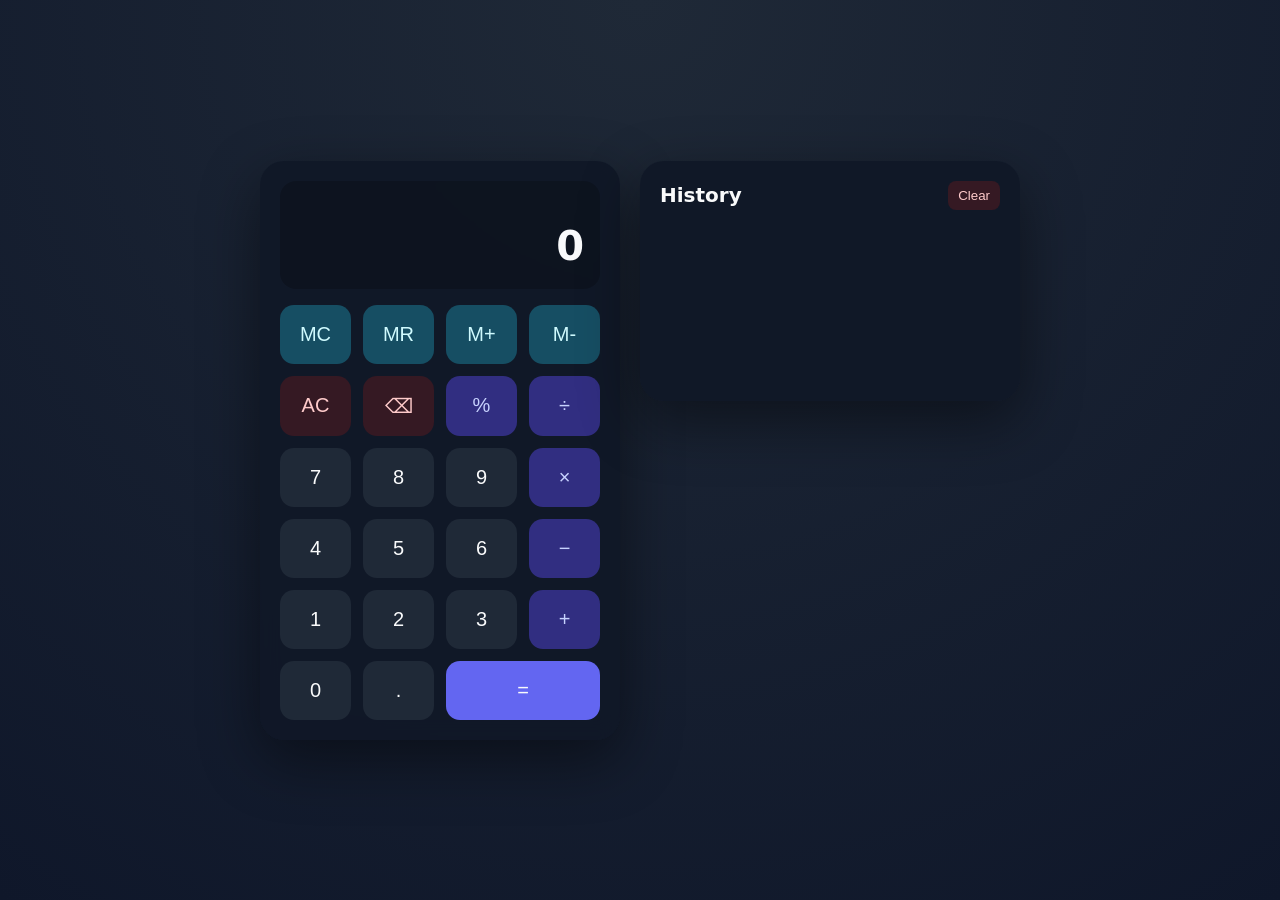
<file: static/index.html>
<!DOCTYPE html>
<html lang="en">
<head>
  <meta charset="UTF-8" />
  <meta name="viewport" content="width=device-width, initial-scale=1.0" />
  <title>Calculator</title>
  <link rel="stylesheet" href="/static/styles.css" />
</head>
<body>
  <main class="calculator-layout">
    <section class="calculator" aria-label="Calculator">
      <div class="display">
        <div id="expression" class="expression"></div>
        <div id="result" class="result">0</div>
      </div>
      <div class="keypad">
        <button class="key key-memory" data-action="memory-clear">MC</button>
        <button class="key key-memory" data-action="memory-recall">MR</button>
        <button class="key key-memory" data-action="memory-add">M+</button>
        <button class="key key-memory" data-action="memory-subtract">M-</button>

        <button class="key key-clear" data-action="clear">AC</button>
        <button class="key key-clear" data-action="backspace">⌫</button>
        <button class="key key-op" data-value="%">%</button>
        <button class="key key-op" data-value="/">÷</button>

        <button class="key" data-value="7">7</button>
        <button class="key" data-value="8">8</button>
        <button class="key" data-value="9">9</button>
        <button class="key key-op" data-value="*">×</button>

        <button class="key" data-value="4">4</button>
        <button class="key" data-value="5">5</button>
        <button class="key" data-value="6">6</button>
        <button class="key key-op" data-value="-">−</button>

        <button class="key" data-value="1">1</button>
        <button class="key" data-value="2">2</button>
        <button class="key" data-value="3">3</button>
        <button class="key key-op" data-value="+">+</button>

        <button class="key key-zero" data-value="0">0</button>
        <button class="key" data-value=".">.</button>
        <button class="key key-equals" data-action="equals">=</button>
      </div>
    </section>
    <aside class="history-panel" aria-labelledby="history-title">
      <div class="history-header">
        <h2 id="history-title">History</h2>
        <button id="clear-history" class="clear-history" type="button">Clear</button>
      </div>
      <ol id="history-list" class="history-list" aria-live="polite"></ol>
    </aside>
  </main>
  <script src="/static/script.js"></script>
</body>
</html>
</file>
<file: static/styles.css>
:root {
  color-scheme: dark;
  --bg-start: #1f2937;
  --bg-end: #0f172a;
  --panel: #111827ee;
  --accent: #6366f1;
  --accent-hover: #818cf8;
  --key-bg: #1f2937;
  --key-hover: #374151;
  --key-text: #f9fafb;
  --error: #f87171;
}

* {
  box-sizing: border-box;
}

body {
  margin: 0;
  min-height: 100vh;
  display: flex;
  align-items: center;
  justify-content: center;
  font-family: "Segoe UI", system-ui, -apple-system, sans-serif;
  background: radial-gradient(circle at top, var(--bg-start), var(--bg-end));
}

.calculator-layout {
  width: min(760px, 92vw);
  display: grid;
  grid-template-columns: minmax(0, 360px) minmax(220px, 1fr);
  gap: 20px;
  align-items: start;
}

.calculator {
  padding: 20px;
  border-radius: 24px;
  background: var(--panel);
  box-shadow: 0 20px 60px rgba(0, 0, 0, 0.45);
  backdrop-filter: blur(10px);
}

.history-panel {
  min-height: 240px;
  max-height: 548px;
  padding: 20px;
  border-radius: 24px;
  color: var(--key-text);
  background: var(--panel);
  box-shadow: 0 20px 60px rgba(0, 0, 0, 0.45);
  backdrop-filter: blur(10px);
}

.history-header {
  display: flex;
  align-items: center;
  justify-content: space-between;
  gap: 12px;
  margin-bottom: 12px;
}

.history-header h2 {
  margin: 0;
  font-size: 20px;
}

.clear-history {
  border: none;
  border-radius: 8px;
  padding: 7px 10px;
  color: #fecaca;
  background: #7f1d1d55;
  cursor: pointer;
}

.clear-history:hover:not(:disabled) {
  background: #7f1d1d99;
}

.clear-history:disabled {
  opacity: 0.5;
  cursor: not-allowed;
}

.history-list {
  display: grid;
  gap: 8px;
  margin: 0;
  padding: 0;
  overflow-y: auto;
  list-style: none;
}

.history-entry {
  width: 100%;
  display: flex;
  flex-direction: column;
  gap: 4px;
  padding: 12px;
  border: none;
  border-radius: 10px;
  color: var(--key-text);
  background: var(--key-bg);
  cursor: pointer;
  text-align: left;
}

.history-entry:hover {
  background: var(--key-hover);
}

.history-expression,
.history-result {
  overflow: hidden;
  text-overflow: ellipsis;
  white-space: nowrap;
}

.history-expression {
  color: #9ca3af;
}

.history-result {
  font-size: 18px;
  font-weight: 600;
}

.display {
  padding: 20px 16px;
  min-height: 96px;
  border-radius: 16px;
  background: #00000033;
  text-align: right;
  margin-bottom: 16px;
  overflow: hidden;
}

.expression {
  min-height: 22px;
  font-size: 16px;
  color: #9ca3af;
  word-break: break-all;
}

.result {
  font-size: 40px;
  font-weight: 600;
  color: var(--key-text);
  word-break: break-all;
}

.result.error {
  color: var(--error);
  font-size: 24px;
}

.keypad {
  display: grid;
  grid-template-columns: repeat(4, 1fr);
  gap: 12px;
}

.key {
  border: none;
  border-radius: 14px;
  padding: 18px 0;
  font-size: 20px;
  font-weight: 500;
  color: var(--key-text);
  background: var(--key-bg);
  cursor: pointer;
  transition: transform 0.05s ease, background 0.15s ease;
}

.key:hover {
  background: var(--key-hover);
}

.key:active {
  transform: scale(0.95);
}

.key-op {
  background: #312e81;
  color: #c7d2fe;
}

.key-op:hover {
  background: #3730a3;
}

.key-clear {
  background: #7f1d1d55;
  color: #fecaca;
}

.key-clear:hover {
  background: #7f1d1d99;
}

.key-memory {
  background: #164e63;
  color: #cffafe;
}

.key-memory:hover {
  background: #155e75;
}

.key-equals {
  grid-column: span 2;
  background: var(--accent);
}

.key-equals:hover {
  background: var(--accent-hover);
}

.key-zero {
  grid-column: span 1;
}

@media (max-width: 640px) {
  body {
    align-items: flex-start;
    padding: 16px 0;
  }

  .calculator-layout {
    grid-template-columns: 1fr;
  }

  .history-panel {
    min-height: 0;
    max-height: 280px;
  }
}
</file>
